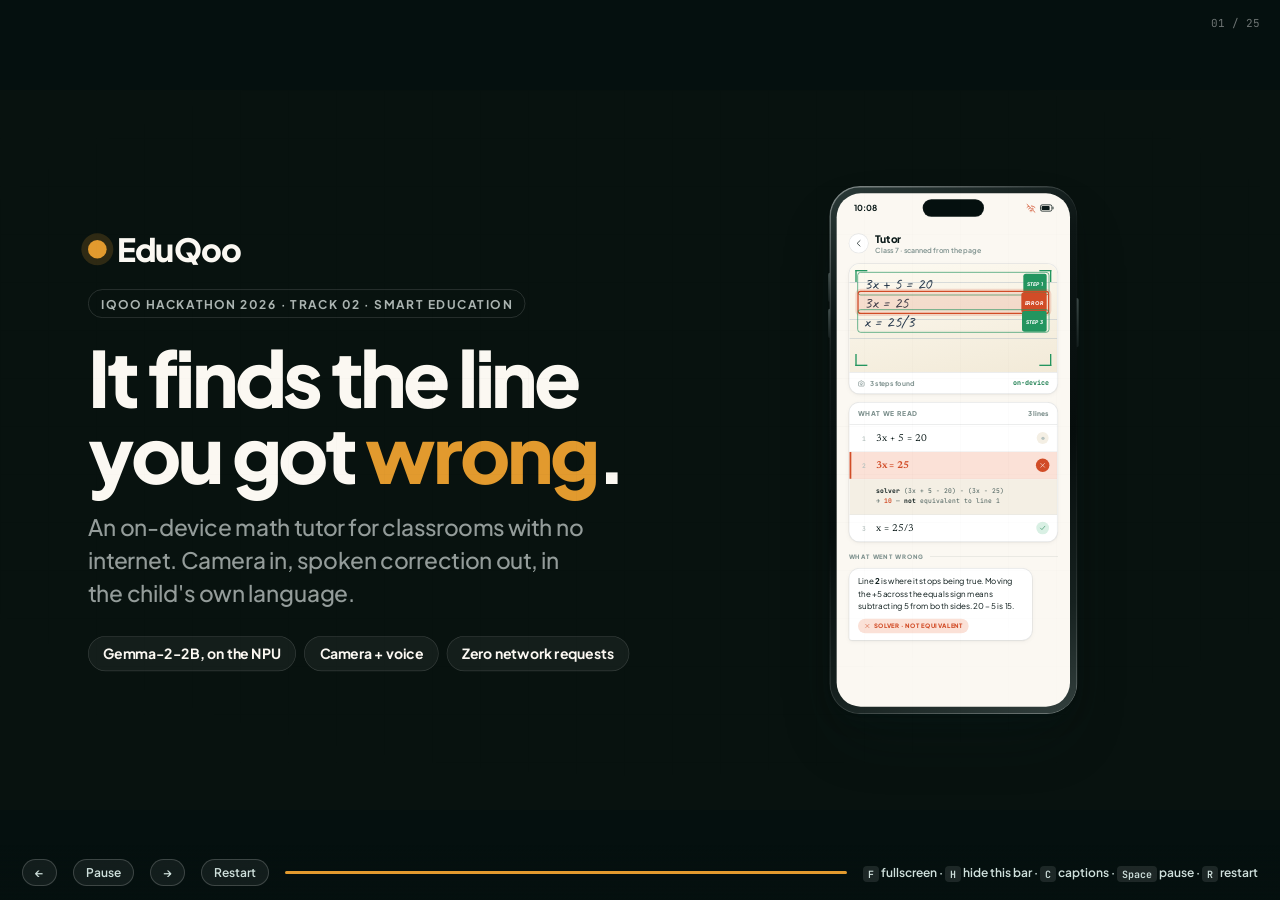
<file: deck/index.html>
<!doctype html>
<html lang="en" data-theme="light">
<head>
<meta charset="utf-8">
<meta name="viewport" content="width=device-width, initial-scale=1">
<title>EduQoo — launch keynote</title>
<meta name="description" content="The EduQoo launch keynote: a self-running 1080p deck with morph transitions, built to be screen-recorded.">
<link rel="icon" href="data:image/svg+xml,%3Csvg xmlns='http://www.w3.org/2000/svg' viewBox='0 0 32 32'%3E%3Crect width='32' height='32' rx='8' fill='%230B1A19'/%3E%3Ccircle cx='16' cy='16' r='6' fill='%23E29A2E'/%3E%3C/svg%3E">

<link rel="preconnect" href="https://fonts.googleapis.com">
<link rel="preconnect" href="https://fonts.gstatic.com" crossorigin>
<link href="https://fonts.googleapis.com/css2?family=Plus+Jakarta+Sans:wght@400;500;600;700;800&family=Caveat:wght@500;600;700&family=JetBrains+Mono:wght@400;500;600&family=Newsreader:ital,opsz,wght@0,6..72,400;0,6..72,500;1,6..72,400&display=swap" rel="stylesheet">

<link rel="stylesheet" href="../assets/css/tokens.css?v=29">
<link rel="stylesheet" href="../assets/css/phone.css?v=29">
<link rel="stylesheet" href="../assets/css/doodle.css?v=29">
<link rel="stylesheet" href="deck.css?v=29">
</head>
<body>

<svg width="0" height="0" style="position:absolute" aria-hidden="true"><defs>
  <filter id="ddRough" x="-20%" y="-20%" width="140%" height="140%">
    <feTurbulence type="fractalNoise" baseFrequency="0.010" numOctaves="3" seed="7" result="n"/>
    <feDisplacementMap in="SourceGraphic" in2="n" scale="3.4" xChannelSelector="R" yChannelSelector="G"/>
  </filter>
</defs></svg>

<div class="frame">
  <div class="stage16" data-mood="ink">

    <!-- hand-drawn scenes -->
    <div class="ddstage" id="ddstage" aria-hidden="true"></div>

    <!-- slide text -->
    <div id="slides"></div>

    <!-- the persistent, morphing device -->
    <div class="hero" id="hero">
      <div class="phone">
        <span class="phone__vol phone__vol--up"></span>
        <span class="phone__vol phone__vol--down"></span>
        <span class="phone__btn phone__btn--power"></span>
        <div class="screen">
          <div class="island"></div>
          <div class="statusbar">
            <span>10:08</span>
            <span class="statusbar__r">
              <span style="color:var(--red)"><svg viewBox="0 0 24 24" width="15" height="15" fill="none" stroke="currentColor" stroke-width="1.85" stroke-linecap="round"><path d="M2.5 2.5 21.5 21.5"/><path d="M9.5 17.2a3.6 3.6 0 0 1 5 0"/><path d="M6.2 13.4a8.6 8.6 0 0 1 3.2-2"/><path d="M2.6 9.7a13.4 13.4 0 0 1 3.6-2.4"/><path d="M17.9 13.5a8.6 8.6 0 0 0-2.6-1.8"/><path d="M21.4 9.7a13.4 13.4 0 0 0-8.6-3.5"/><path d="M12 20h.01"/></svg></span>
              <svg class="bat" viewBox="0 0 26 14" fill="none" stroke="currentColor" stroke-width="1.4">
                <rect x="1" y="1.5" width="20" height="11" rx="3"/>
                <rect x="3" y="3.5" width="14" height="7" rx="1.5" fill="currentColor" stroke="none"/>
                <path d="M23 5.5v3" stroke-linecap="round"/>
              </svg>
            </span>
          </div>
          <div class="app"><div class="viewport" id="heroScreen"></div></div>
        </div>
      </div>
    </div>

    <!-- burn-in captions, matched to the VO -->
    <div class="cc" id="cc"></div>
  </div>
</div>

<div class="counter" id="counter">01 / 21</div>

<div class="hud">
  <button class="hud__btn" data-k="prev">←</button>
  <button class="hud__btn" data-k="pp" id="pp">Pause</button>
  <button class="hud__btn" data-k="next">→</button>
  <button class="hud__btn" data-k="restart">Restart</button>
  <div class="hud__bar"><i id="bar"></i></div>
  <span><kbd>F</kbd> fullscreen · <kbd>H</kbd> hide this bar · <kbd>C</kbd> captions · <kbd>Space</kbd> pause · <kbd>R</kbd> restart</span>
</div>

<script src="../assets/js/data.js?v=29"></script>
<script src="../assets/js/qr.js?v=29"></script>
<script src="../assets/js/icons.js?v=29"></script>
<script src="../assets/js/doodles.js?v=29"></script>
<script src="deck.js?v=29"></script>
</body>
</html>
</file>
<file: assets/css/tokens.css>
/* ============================================================
   EduQoo — design tokens
   Light  = notebook paper (warm cream, ink doodles)
   Dark   = blackboard    (deep slate, chalk doodles)
   ============================================================ */

:root {
  /* ---- surfaces ---- */
  --paper:        #FBF8F2;
  --paper-2:      #F4EFE4;
  --paper-3:      #EAE2D2;
  --card:         #FFFFFF;
  --card-2:       #FCFAF6;

  /* ---- ink ---- */
  --ink:          #0B1A19;
  --ink-80:       #223634;
  --ink-60:       #4A5F5C;
  --ink-40:       #7E918E;
  --ink-20:       #B7C3C0;
  --hairline:     rgba(11,26,25,.10);
  --hairline-2:   rgba(11,26,25,.06);

  /* ---- doodle stroke ---- */
  --stroke:       #162422;
  --stroke-soft:  rgba(22,36,34,.42);
  --stroke-ghost: rgba(22,36,34,.16);

  /* ---- accents ---- */
  --amber:        #E29A2E;
  --amber-2:      #C77F17;
  --amber-soft:   #FCEBCB;
  --green:        #23955F;
  --green-2:      #157A4A;
  --green-soft:   #D9F0E4;
  --red:          #D14C27;
  --red-soft:     #FBE1D7;
  --violet:       #5C4EC2;
  --violet-soft:  #E6E3F8;
  --blue:         #2C6BB0;
  --blue-soft:    #DCEAF8;

  /* ---- device ---- */
  --bezel:        #0A1413;
  --bezel-2:      #1E2E2C;
  --screen:       #FBF8F2;

  /* ---- type ---- */
  --font-ui:      "Plus Jakarta Sans", ui-sans-serif, system-ui, -apple-system, "Segoe UI", sans-serif;
  --font-hand:    "Caveat", "Comic Sans MS", cursive;
  --font-mono:    "JetBrains Mono", ui-monospace, "SF Mono", Menlo, monospace;
  --font-math:    "Newsreader", Georgia, "Times New Roman", serif;

  /* ---- geometry ---- */
  --r-sm:  8px;
  --r-md:  14px;
  --r-lg:  22px;
  --r-xl:  32px;
  --r-phone: 46px;

  /* ---- elevation ---- */
  --sh-1: 0 1px 2px rgba(11,26,25,.05), 0 2px 8px rgba(11,26,25,.04);
  --sh-2: 0 2px 6px rgba(11,26,25,.06), 0 10px 28px rgba(11,26,25,.07);
  --sh-3: 0 4px 12px rgba(11,26,25,.08), 0 24px 60px rgba(11,26,25,.10);
  --sh-phone:
      0 2px 4px rgba(11,26,25,.10),
      0 12px 28px rgba(11,26,25,.14),
      0 48px 90px -20px rgba(11,26,25,.30),
      0 0 0 1px rgba(11,26,25,.06);

  /* ---- motion ---- */
  --ease:      cubic-bezier(.22,.68,.32,1);
  --ease-out:  cubic-bezier(.16,1,.3,1);
  --ease-soft: cubic-bezier(.4,0,.2,1);
  --dur-1: 160ms;
  --dur-2: 280ms;
  --dur-3: 460ms;
  --dur-4: 720ms;
}

/* ---------- blackboard ---------- */
:root[data-theme="dark"] {
  --paper:        #0A1211;
  --paper-2:      #101B1A;
  --paper-3:      #182726;
  --card:         #131F1E;
  --card-2:       #172524;

  --ink:          #EAF2F0;
  --ink-80:       #C3D3D0;
  --ink-60:       #93A6A3;
  --ink-40:       #6A7C79;
  --ink-20:       #3A4A48;
  --hairline:     rgba(234,242,240,.12);
  --hairline-2:   rgba(234,242,240,.07);

  --stroke:       #D6E6E2;
  --stroke-soft:  rgba(214,230,226,.44);
  --stroke-ghost: rgba(214,230,226,.16);

  --amber:        #F2B65A;
  --amber-2:      #FFCC7A;
  --amber-soft:   rgba(242,182,90,.16);
  --green:        #43C489;
  --green-2:      #63D8A2;
  --green-soft:   rgba(67,196,137,.16);
  --red:          #F0714A;
  --red-soft:     rgba(240,113,74,.16);
  --violet:       #9084F0;
  --violet-soft:  rgba(144,132,240,.16);
  --blue:         #62A3E6;
  --blue-soft:    rgba(98,163,230,.16);

  --bezel:        #05100F;
  --bezel-2:      #162422;
  --screen:       #0D1817;

  --sh-1: 0 1px 2px rgba(0,0,0,.30), 0 2px 8px rgba(0,0,0,.24);
  --sh-2: 0 2px 6px rgba(0,0,0,.34), 0 10px 28px rgba(0,0,0,.30);
  --sh-3: 0 4px 12px rgba(0,0,0,.40), 0 24px 60px rgba(0,0,0,.44);
  --sh-phone:
      0 2px 4px rgba(0,0,0,.5),
      0 12px 28px rgba(0,0,0,.5),
      0 48px 100px -20px rgba(0,0,0,.7),
      0 0 0 1px rgba(234,242,240,.08),
      0 0 90px -30px rgba(67,196,137,.28);
}
</file>
<file: assets/css/phone.css>
/* ============================================================
   EduQoo — device frame + in-app UI
   Everything inside .phone is "the app".
   ============================================================ */

/* ------------------------------------------------------------
   1. Hardware
   ------------------------------------------------------------ */
.phone {
  --w: 372px;
  position: relative;
  width: min(var(--w), 100%);
  /* aspect-ratio, not a height calc: a percentage inside a custom
     property would resolve against height and collapse the device. */
  aspect-ratio: 372 / 792;
  height: auto;
  flex: none;
  border-radius: var(--r-phone);
  padding: 11px;
  background:
    linear-gradient(158deg, #2b3a38 0%, #0d1615 22%, #060d0c 55%, #16211f 82%, #33403e 100%);
  box-shadow: var(--sh-phone);
  isolation: isolate;
  transform: translateZ(0);
}

/* titanium rim highlight */
.phone::before {
  content: "";
  position: absolute; inset: 0;
  border-radius: inherit;
  padding: 1.5px;
  background: linear-gradient(150deg,
      rgba(255,255,255,.42), rgba(255,255,255,.04) 26%,
      rgba(255,255,255,0) 52%, rgba(255,255,255,.10) 76%, rgba(255,255,255,.34));
  -webkit-mask: linear-gradient(#000 0 0) content-box, linear-gradient(#000 0 0);
  -webkit-mask-composite: xor;
          mask-composite: exclude;
  pointer-events: none; z-index: 4;
}

/* side buttons */
.phone__btn {
  position: absolute; right: -2px;
  width: 3px; border-radius: 0 3px 3px 0;
  background: linear-gradient(180deg, #3a4745, #131d1c);
}
.phone__btn--power { top: 168px; height: 74px; }
.phone__vol {
  position: absolute; left: -2px;
  width: 3px; border-radius: 3px 0 0 3px;
  background: linear-gradient(180deg, #3a4745, #131d1c);
}
.phone__vol--up   { top: 130px; height: 44px; }
.phone__vol--down { top: 184px; height: 44px; }

/* screen */
.screen {
  position: relative;
  width: 100%; height: 100%;
  border-radius: 36px;
  overflow: hidden;
  background: var(--screen);
  display: flex; flex-direction: column;
  isolation: isolate;
  color: var(--ink);
}

/* dynamic island */
.island {
  position: absolute; top: 9px; left: 50%; transform: translateX(-50%);
  width: 92px; height: 26px; border-radius: 999px;
  background: #05100f; z-index: 30;
  box-shadow: inset 0 0 0 1px rgba(255,255,255,.05);
  transition: width var(--dur-3) var(--ease-out), height var(--dur-3) var(--ease-out);
  display: flex; align-items: center; justify-content: center;
  overflow: hidden;
}
.island.is-live {
  width: 212px; height: 32px;
}
.island__txt {
  font-size: 9.5px; font-weight: 700; letter-spacing: .01em;
  color: #7de7b4; white-space: nowrap;
  opacity: 0; transition: opacity var(--dur-2) var(--ease);
  display: flex; align-items: center; gap: 6px;
}
.island.is-live .island__txt { opacity: 1; transition-delay: 120ms; }
.island__txt i {
  width: 5px; height: 5px; border-radius: 50%; background: #38d98a;
  animation: pulse 1.6s var(--ease-soft) infinite;
}
@keyframes pulse { 0%,100% { opacity: 1; transform: scale(1);} 50% { opacity: .35; transform: scale(.7);} }

/* status bar */
.statusbar {
  height: 44px; flex: none;
  display: flex; align-items: center; justify-content: space-between;
  padding: 0 22px 0 26px;
  font-size: 12.5px; font-weight: 700; letter-spacing: -.01em;
  position: relative; z-index: 20;
}
.statusbar__r { display: flex; align-items: center; gap: 5px; }
.statusbar svg { width: 15px; height: 15px; display: block; }
.statusbar .bat { width: 24px; height: 12px; }

/* ------------------------------------------------------------
   2. App chrome
   ------------------------------------------------------------ */
.app {
  flex: 1 1 auto;
  position: relative;
  overflow: hidden;
  display: flex; flex-direction: column;
}

.viewport {
  flex: 1 1 auto;
  position: relative;
  overflow: hidden;
}

/* one screen */
.view {
  position: absolute; inset: 0;
  overflow-y: auto; overflow-x: hidden;
  /* auto, not contain: the phone sits dead centre of the pinned stage, so
     `contain` swallowed the wheel and the page would not scroll on. Once a
     screen reaches its end the scroll chains out to the page again. */
  overscroll-behavior-y: auto;
  overscroll-behavior-x: contain;
  padding: 6px 18px 62px;
  -webkit-overflow-scrolling: touch;
  scrollbar-width: none;
  opacity: 0;
  pointer-events: none;
  transform: translateX(22px) scale(.985);
  transition: opacity var(--dur-2) var(--ease), transform var(--dur-3) var(--ease-out);
}
.view::-webkit-scrollbar { width: 0; height: 0; }
.view.is-active { opacity: 1; pointer-events: auto; transform: none; }
.view.is-back   { transform: translateX(-22px) scale(.985); }

/* screen header (inside app, not status bar) */
.vhead { display: flex; align-items: center; gap: 10px; padding: 4px 0 14px; }
.vhead__back {
  width: 30px; height: 30px; border-radius: 999px; flex: none;
  display: grid; place-items: center; cursor: pointer;
  border: 1px solid var(--hairline); background: var(--card);
  transition: background var(--dur-1) var(--ease), transform var(--dur-1) var(--ease);
}
.vhead__back:hover { background: var(--paper-2); }
.vhead__back:active { transform: scale(.9); }
.vhead__back svg { width: 14px; height: 14px; }
.vhead__t { font-size: 15.5px; font-weight: 800; letter-spacing: -.026em; flex: 1 1 auto; }
.vhead__t small { display: block; font-size: 10.5px; font-weight: 600; color: var(--ink-40); letter-spacing: 0; margin-top: 1px; }

/* ------------------------------------------------------------
   3. Connectivity strip  (the signature control)
   ------------------------------------------------------------ */
.conn {
  display: flex; align-items: center; gap: 10px;
  width: 100%; text-align: left;
  padding: 9px 11px; margin: 0 0 12px;
  border-radius: 14px; cursor: pointer;
  border: 1px solid transparent;
  background: var(--green-soft);
  transition: background var(--dur-3) var(--ease), border-color var(--dur-3) var(--ease);
  position: relative; overflow: hidden;
}
.conn::after {
  content: ""; position: absolute; inset: 0;
  background: radial-gradient(120px 40px at 12% 50%, currentColor, transparent 70%);
  opacity: .08; pointer-events: none;
}
.conn__dot {
  width: 8px; height: 8px; border-radius: 50%; flex: none;
  background: var(--green);
  box-shadow: 0 0 0 0 currentColor;
  animation: ring 2.4s var(--ease-soft) infinite;
}
@keyframes ring {
  0%   { box-shadow: 0 0 0 0 color-mix(in srgb, currentColor 55%, transparent); }
  70%  { box-shadow: 0 0 0 7px transparent; }
  100% { box-shadow: 0 0 0 0 transparent; }
}
.conn__txt { flex: 1 1 auto; min-width: 0; }
.conn__t { font-size: 11.5px; font-weight: 800; letter-spacing: -.008em; display: block; }
.conn__s { font-size: 10px; font-weight: 500; color: var(--ink-60); display: block; margin-top: .5px; }
.conn__cta {
  font-size: 9.5px; font-weight: 700; letter-spacing: .03em;
  color: var(--ink-40); flex: none; display: flex; align-items: center; gap: 3px;
  white-space: nowrap;
}
.conn__cta svg { width: 10px; height: 10px; }

.conn[data-tier="T0"] { background: var(--green-soft);  color: var(--green-2); }
.conn[data-tier="T0"] .conn__dot { background: var(--green); }
.conn[data-tier="T1"] { background: var(--amber-soft);  color: var(--amber-2); }
.conn[data-tier="T1"] .conn__dot { background: var(--amber); }
.conn[data-tier="T2"] { background: var(--blue-soft);   color: var(--blue); }
.conn[data-tier="T2"] .conn__dot { background: var(--blue); }

/* ------------------------------------------------------------
   4. Home
   ------------------------------------------------------------ */
.rolebar {
  display: flex; align-items: center; gap: 8px; margin-bottom: 16px;
}
.seg {
  display: flex; padding: 3px; border-radius: 999px;
  background: var(--paper-2); border: 1px solid var(--hairline);
  position: relative; flex: 1 1 auto;
}
.seg__i {
  flex: 1 1 0; padding: 6px 0; border: 0; background: transparent;
  border-radius: 999px; cursor: pointer;
  font-size: 11.5px; font-weight: 700; letter-spacing: -.01em;
  color: var(--ink-40); position: relative; z-index: 1;
  transition: color var(--dur-2) var(--ease);
}
.seg__i.is-on { color: var(--ink); }
.seg__thumb {
  position: absolute; top: 3px; bottom: 3px; left: 3px;
  width: calc(50% - 3px); border-radius: 999px;
  background: var(--card); box-shadow: var(--sh-1);
  transition: transform var(--dur-3) var(--ease-out);
}
.seg[data-on="teacher"] .seg__thumb { transform: translateX(100%); }

.greet { margin-bottom: 16px; }
.greet h2 { font-size: 25px; letter-spacing: -.038em; font-weight: 800; }
.greet p { font-size: 11.5px; color: var(--ink-40); margin-top: 3px; font-weight: 600; }

.tiles { display: grid; grid-template-columns: 1fr 1fr; gap: 10px; }
.tile {
  text-align: left; cursor: pointer;
  border: 1px solid var(--hairline); border-radius: 18px;
  background: var(--card); padding: 14px;
  display: flex; flex-direction: column; gap: 8px;
  box-shadow: var(--sh-1);
  transition: transform var(--dur-2) var(--ease-out), box-shadow var(--dur-2) var(--ease), border-color var(--dur-2) var(--ease);
}
.tile:hover { transform: translateY(-2px); box-shadow: var(--sh-2); border-color: var(--ink-20); }
.tile:active { transform: scale(.975); }
.tile__ico { width: 32px; height: 32px; border-radius: 10px; display: grid; place-items: center; }
.tile__ico svg { width: 16px; height: 16px; }
.tile b { font-size: 13px; font-weight: 800; letter-spacing: -.022em; display: block; }
.tile small { font-size: 10.5px; line-height: 1.4; color: var(--ink-40); font-weight: 500; }
.tile__badge {
  align-self: flex-start; margin-top: 2px;
  font-size: 8.5px; font-weight: 800; letter-spacing: .07em; text-transform: uppercase;
  padding: 2.5px 6px; border-radius: 5px;
  background: var(--paper-2); color: var(--ink-40);
}

.claim {
  margin-top: 14px; padding: 14px 15px; border-radius: 16px;
  background: var(--ink); color: var(--paper);
  font-size: 11.5px; line-height: 1.5;
}
.claim b { color: var(--amber); font-weight: 800; }
:root[data-theme="dark"] .claim { background: var(--paper-3); }

/* ------------------------------------------------------------
   5. Tab bar
   ------------------------------------------------------------ */
.tabbar {
  flex: none; position: relative; z-index: 15;
  display: flex; align-items: center; justify-content: space-around;
  padding: 8px 10px 6px;
  background: color-mix(in srgb, var(--screen) 88%, transparent);
  backdrop-filter: blur(18px) saturate(180%);
  -webkit-backdrop-filter: blur(18px) saturate(180%);
  border-top: 1px solid var(--hairline);
}
.tab {
  border: 0; background: transparent; cursor: pointer;
  display: flex; flex-direction: column; align-items: center; gap: 3px;
  padding: 4px 8px; border-radius: 12px;
  color: var(--ink-40);
  transition: color var(--dur-2) var(--ease), transform var(--dur-1) var(--ease);
  flex: 1 1 0;
}
.tab:active { transform: scale(.9); }
.tab svg { width: 19px; height: 19px; }
.tab span { font-size: 8.5px; font-weight: 700; letter-spacing: -.005em; }
.tab.is-on { color: var(--ink); }
.tab.is-on svg { stroke-width: 2.2; }
.homebar {
  flex: none; height: 20px; display: grid; place-items: center;
  background: color-mix(in srgb, var(--screen) 88%, transparent);
}
.homebar i { width: 108px; height: 4px; border-radius: 999px; background: var(--ink); opacity: .30; display: block; }

/* ------------------------------------------------------------
   6. Chat / answers  (Tutor + Notebook)
   ------------------------------------------------------------ */
.thread { display: flex; flex-direction: column; gap: 12px; }

.bub {
  max-width: 88%;
  padding: 10px 13px; border-radius: 16px;
  font-size: 12px; line-height: 1.55;
  animation: bubIn .42s var(--ease-out) both;
}
@keyframes bubIn { from { opacity: 0; transform: translateY(9px) scale(.97);} to { opacity: 1; transform: none; } }
.bub--me {
  align-self: flex-end; background: var(--ink); color: var(--paper);
  border-bottom-right-radius: 5px;
}
:root[data-theme="dark"] .bub--me { background: var(--paper-3); }
.bub--ai {
  align-self: flex-start; background: var(--card); color: var(--ink);
  border: 1px solid var(--hairline); border-bottom-left-radius: 5px;
  box-shadow: var(--sh-1);
}
.bub--sys {
  align-self: center; background: transparent; color: var(--ink-40);
  font-size: 10px; font-weight: 700; letter-spacing: .04em; text-transform: uppercase;
  padding: 2px 0;
}

/* "thinking" state */
.think {
  align-self: flex-start;
  display: flex; align-items: center; gap: 8px;
  padding: 9px 13px; border-radius: 16px; border-bottom-left-radius: 5px;
  background: var(--card); border: 1px solid var(--hairline);
  font-size: 10.5px; font-weight: 600; color: var(--ink-40);
  animation: bubIn .3s var(--ease-out) both;
}
.think__dots { display: flex; gap: 3px; }
.think__dots i {
  width: 4px; height: 4px; border-radius: 50%; background: var(--ink-40);
  animation: blink 1.15s var(--ease-soft) infinite;
}
.think__dots i:nth-child(2) { animation-delay: .15s; }
.think__dots i:nth-child(3) { animation-delay: .3s; }
@keyframes blink { 0%,60%,100% { opacity: .25; transform: translateY(0);} 30% { opacity: 1; transform: translateY(-2px);} }

/* citation chip */
.cite {
  display: inline-flex; align-items: center; gap: 5px;
  margin-top: 8px; padding: 4px 8px; border-radius: 7px;
  background: var(--violet-soft); color: var(--violet);
  font-size: 9.5px; font-weight: 800; letter-spacing: .01em;
  cursor: pointer; border: 0;
  transition: transform var(--dur-1) var(--ease), filter var(--dur-1) var(--ease);
}
.cite:hover { filter: brightness(.96); }
.cite:active { transform: scale(.95); }
.cite svg { width: 10px; height: 10px; }

.source {
  margin-top: 8px; padding: 10px 12px; border-radius: 11px;
  background: var(--paper-2); border-left: 3px solid var(--violet);
  font-size: 10.5px; line-height: 1.6; color: var(--ink-60);
  animation: bubIn .34s var(--ease-out) both;
}
.source b { color: var(--ink); }
.source em { font-style: normal; background: var(--amber-soft); color: var(--amber-2); padding: 0 3px; border-radius: 3px; }

/* verdict pill under an answer */
.verdict {
  display: inline-flex; align-items: center; gap: 5px;
  margin-top: 9px; padding: 4px 9px; border-radius: 999px;
  font-size: 9px; font-weight: 800; letter-spacing: .05em; text-transform: uppercase;
}
.verdict svg { width: 10px; height: 10px; }
.verdict--ok   { background: var(--green-soft); color: var(--green-2); }
.verdict--warn { background: var(--amber-soft); color: var(--amber-2); }
.verdict--no   { background: var(--red-soft);   color: var(--red); }

/* composer */
.composer {
  display: flex; align-items: center; gap: 8px;
  margin-top: 14px; padding: 6px 6px 6px 14px;
  border-radius: 999px; background: var(--card);
  border: 1px solid var(--hairline); box-shadow: var(--sh-1);
}
.composer input {
  flex: 1 1 auto; min-width: 0; border: 0; background: transparent; outline: none;
  font-family: inherit; font-size: 12px; color: var(--ink); padding: 6px 0;
}
.composer input::placeholder { color: var(--ink-40); }
.composer__send {
  width: 30px; height: 30px; flex: none; border-radius: 999px; border: 0;
  background: var(--ink); color: var(--paper); cursor: pointer;
  display: grid; place-items: center;
  transition: transform var(--dur-1) var(--ease), opacity var(--dur-1) var(--ease);
}
.composer__send:active { transform: scale(.9); }
.composer__send:disabled { opacity: .35; cursor: default; }
.composer__send svg { width: 14px; height: 14px; }

/* suggestion chips */
.chips { display: flex; flex-wrap: wrap; gap: 6px; margin-top: 10px; }
.chip {
  padding: 6px 11px; border-radius: 999px; cursor: pointer;
  border: 1px solid var(--hairline); background: var(--card);
  font-size: 10.5px; font-weight: 600; color: var(--ink-60);
  transition: background var(--dur-1) var(--ease), color var(--dur-1) var(--ease), transform var(--dur-1) var(--ease);
}
.chip:hover { background: var(--paper-2); color: var(--ink); }
.chip:active { transform: scale(.95); }
.chip--hot { border-color: var(--amber); color: var(--amber-2); background: var(--amber-soft); }

/* ------------------------------------------------------------
   7. StepTutor — worked lines + CAS check
   ------------------------------------------------------------ */
.work {
  border: 1px solid var(--hairline); border-radius: 16px;
  background: var(--card); overflow: hidden; box-shadow: var(--sh-1);
}
.work__h {
  display: flex; align-items: center; justify-content: space-between;
  padding: 10px 13px; border-bottom: 1px solid var(--hairline);
  font-size: 10px; font-weight: 800; letter-spacing: .1em; text-transform: uppercase; color: var(--ink-40);
}
.work__h .mono { text-transform: none; letter-spacing: 0; }

.line {
  display: flex; align-items: center; gap: 10px;
  padding: 11px 13px;
  border-bottom: 1px solid var(--hairline-2);
  position: relative;
  transition: background var(--dur-3) var(--ease);
}
.line:last-child { border-bottom: 0; }
.line__n {
  width: 17px; flex: none; text-align: center;
  font-family: var(--font-mono); font-size: 9.5px; color: var(--ink-20); font-weight: 600;
}
.line__x {
  flex: 1 1 auto; min-width: 0;
  font-family: var(--font-math); font-size: 15px; letter-spacing: .004em;
  color: var(--ink);
}
.line__s {
  width: 18px; height: 18px; flex: none; border-radius: 50%;
  display: grid; place-items: center;
  background: var(--paper-2); color: var(--ink-20);
  transition: background var(--dur-2) var(--ease), color var(--dur-2) var(--ease), transform var(--dur-2) var(--ease-out);
}
.line__s svg { width: 10px; height: 10px; }

.line.is-checking { background: var(--paper-2); }
.line.is-checking .line__s { background: var(--blue-soft); color: var(--blue); }
.line.is-checking .line__s svg { animation: spin .8s linear infinite; }
@keyframes spin { to { transform: rotate(360deg); } }

.line.is-ok .line__s { background: var(--green-soft); color: var(--green-2); transform: scale(1.06); }
.line.is-bad {
  background: var(--red-soft);
  box-shadow: inset 3px 0 0 var(--red);
}
.line.is-bad .line__s { background: var(--red); color: #fff; transform: scale(1.12); }
.line.is-bad .line__x { color: var(--red); font-weight: 600; }

/* the CAS receipt under a line */
.casrow {
  padding: 9px 13px 11px 40px;
  background: var(--paper-2);
  border-bottom: 1px solid var(--hairline-2);
  font-family: var(--font-mono); font-size: 9.5px; line-height: 1.7; color: var(--ink-60);
  animation: slideDown .38s var(--ease-out) both;
}
@keyframes slideDown { from { opacity: 0; transform: translateY(-6px);} to { opacity: 1; transform: none; } }
.casrow b { color: var(--ink); font-weight: 700; }
.casrow .no { color: var(--red); font-weight: 700; }
.casrow .yes { color: var(--green-2); font-weight: 700; }

/* math keyboard */
.mathkb {
  margin-top: 12px; padding: 9px; border-radius: 16px;
  background: var(--paper-2); border: 1px solid var(--hairline);
}
.mathkb__row { display: grid; grid-template-columns: repeat(7, 1fr); gap: 5px; }
.mathkb__row + .mathkb__row { margin-top: 5px; }
.key {
  height: 30px; border-radius: 8px; cursor: pointer;
  border: 1px solid var(--hairline); background: var(--card);
  font-family: var(--font-math); font-size: 14px; color: var(--ink);
  display: grid; place-items: center;
  box-shadow: 0 1px 0 var(--hairline);
  transition: transform var(--dur-1) var(--ease), background var(--dur-1) var(--ease);
}
.key:hover { background: var(--paper-3); }
.key:active { transform: translateY(1px) scale(.96); }
.key--wide { grid-column: span 2; font-family: var(--font-ui); font-size: 10.5px; font-weight: 700; }
.key--go { background: var(--ink); color: var(--paper); border-color: var(--ink); }
.key--fn { font-family: var(--font-ui); font-size: 10px; font-weight: 700; color: var(--ink-60); }

.mathfield {
  min-height: 44px; padding: 12px 13px; border-radius: 13px;
  border: 1px solid var(--ink-20); background: var(--card);
  font-family: var(--font-math); font-size: 16px; color: var(--ink);
  display: flex; align-items: center; gap: 1px;
  box-shadow: var(--sh-1);
}
.mathfield__caret {
  width: 1.5px; height: 19px; background: var(--amber); display: inline-block;
  animation: caret 1.05s steps(1) infinite;
}
@keyframes caret { 0%,50% { opacity: 1; } 51%,100% { opacity: 0; } }
.mathfield__ph { color: var(--ink-20); font-family: var(--font-ui); font-size: 12px; }

/* narrated animation player */
.player {
  border-radius: 18px; overflow: hidden;
  border: 1px solid var(--hairline); background: var(--card); box-shadow: var(--sh-1);
}
.player__stage {
  position: relative; height: 168px;
  background: linear-gradient(170deg, var(--paper-2), var(--paper-3));
  display: grid; place-items: center; padding: 16px; text-align: center;
  overflow: hidden;
}
.player__expr {
  font-family: var(--font-math); font-size: 21px; line-height: 1.5; color: var(--ink);
  animation: stepIn .5s var(--ease-out) both;
}
@keyframes stepIn { from { opacity: 0; transform: translateY(14px) scale(.94); filter: blur(3px);} to { opacity: 1; transform: none; filter: none; } }
.player__expr mark {
  background: var(--amber-soft); color: var(--amber-2);
  padding: 1px 4px; border-radius: 5px;
  box-shadow: 0 0 0 1px color-mix(in srgb, var(--amber) 40%, transparent);
}
.player__ghost {
  position: absolute; top: 16px; left: 0; right: 0;
  font-family: var(--font-math); font-size: 13px; color: var(--ink-20);
  animation: bubIn .4s var(--ease-out) both;
}
.player__cc {
  position: absolute; left: 12px; right: 12px; bottom: 12px;
  padding: 7px 10px; border-radius: 9px;
  background: color-mix(in srgb, var(--ink) 88%, transparent); color: var(--paper);
  font-size: 10px; line-height: 1.45; text-align: left;
  animation: bubIn .34s var(--ease-out) both;
}
.player__cc b { color: var(--amber); }
.player__bar { display: flex; gap: 3px; padding: 9px 12px; }
.player__bar i {
  flex: 1 1 0; height: 3px; border-radius: 999px; background: var(--paper-3);
  overflow: hidden; position: relative;
}
.player__bar i.is-done { background: var(--ink-20); }
.player__bar i.is-now::after {
  content: ""; position: absolute; inset: 0; background: var(--amber);
  transform-origin: left; animation: fill var(--stepms, 3200ms) linear both;
}
@keyframes fill { from { transform: scaleX(0);} to { transform: scaleX(1);} }
.player__ctl {
  display: flex; align-items: center; gap: 8px;
  padding: 4px 12px 12px;
  font-size: 10px; font-weight: 700; color: var(--ink-40);
}
.player__ctl .spacer { flex: 1 1 auto; }
.player__pp {
  width: 30px; height: 30px; border-radius: 999px; border: 0; cursor: pointer;
  background: var(--ink); color: var(--paper); display: grid; place-items: center;
}
.player__pp:active { transform: scale(.92); }
.player__pp svg { width: 12px; height: 12px; }

/* speaker waveform */
.wave { display: flex; align-items: center; gap: 2px; height: 14px; }
.wave i {
  width: 2px; border-radius: 999px; background: currentColor; opacity: .8;
  animation: wv .9s var(--ease-soft) infinite;
}
.wave i:nth-child(1){ height: 5px;  animation-delay: 0s;    }
.wave i:nth-child(2){ height: 10px; animation-delay: .08s;  }
.wave i:nth-child(3){ height: 14px; animation-delay: .16s;  }
.wave i:nth-child(4){ height: 8px;  animation-delay: .24s;  }
.wave i:nth-child(5){ height: 12px; animation-delay: .32s;  }
.wave i:nth-child(6){ height: 6px;  animation-delay: .4s;   }
@keyframes wv { 0%,100% { transform: scaleY(.35);} 50% { transform: scaleY(1);} }
.wave.is-off i { animation: none; transform: scaleY(.3); }

/* language picker */
.langs { display: flex; gap: 5px; }
.lang {
  padding: 5px 10px; border-radius: 999px; cursor: pointer;
  border: 1px solid var(--hairline); background: var(--card);
  font-size: 10px; font-weight: 700; color: var(--ink-40);
  transition: all var(--dur-1) var(--ease);
}
.lang.is-on { background: var(--ink); color: var(--paper); border-color: var(--ink); }

/* ------------------------------------------------------------
   8. Notebook (StudyDesk)
   ------------------------------------------------------------ */
.srcs { display: flex; flex-direction: column; gap: 8px; }
.src {
  display: flex; align-items: center; gap: 11px; cursor: pointer; text-align: left;
  padding: 11px 12px; border-radius: 14px;
  border: 1px solid var(--hairline); background: var(--card);
  transition: border-color var(--dur-2) var(--ease), transform var(--dur-1) var(--ease), box-shadow var(--dur-2) var(--ease);
}
.src:hover { border-color: var(--ink-20); box-shadow: var(--sh-1); }
.src:active { transform: scale(.985); }
.src.is-on { border-color: var(--violet); box-shadow: 0 0 0 2.5px var(--violet-soft); }
.src__ico {
  width: 32px; height: 38px; flex: none; border-radius: 5px;
  background: var(--paper-2); border: 1px solid var(--hairline);
  display: grid; place-items: center; color: var(--ink-40);
  position: relative; overflow: hidden;
}
.src__ico svg { width: 15px; height: 15px; }
.src__m { flex: 1 1 auto; min-width: 0; }
.src__m b { font-size: 12px; font-weight: 700; display: block; letter-spacing: -.018em; }
.src__m small { font-size: 9.5px; color: var(--ink-40); font-weight: 600; }
.src__ok { color: var(--green-2); flex: none; }
.src__ok svg { width: 15px; height: 15px; }

.ingest {
  margin-top: 10px; padding: 12px; border-radius: 14px;
  background: var(--paper-2); border: 1px dashed var(--stroke-ghost);
}
.ingest__t { font-size: 10px; font-weight: 800; letter-spacing: .07em; text-transform: uppercase; color: var(--ink-40); }
.ingest__steps { margin-top: 9px; display: flex; flex-direction: column; gap: 6px; }
.istep {
  display: flex; align-items: center; gap: 8px;
  font-size: 10.5px; color: var(--ink-40); font-weight: 600;
  opacity: .4; transition: opacity var(--dur-2) var(--ease), color var(--dur-2) var(--ease);
}
.istep.is-on   { opacity: 1; color: var(--ink); }
.istep.is-done { opacity: 1; color: var(--green-2); }
.istep i {
  width: 13px; height: 13px; flex: none; border-radius: 50%;
  border: 1.6px solid currentColor; display: grid; place-items: center;
}
.istep.is-on i { border-style: dashed; animation: spin 1.6s linear infinite; }
.istep .n { margin-left: auto; font-family: var(--font-mono); font-size: 9px; }

.bar {
  height: 4px; border-radius: 999px; background: var(--paper-3);
  overflow: hidden; margin-top: 10px;
}
.bar i { display: block; height: 100%; background: var(--violet); border-radius: 999px; transition: width .3s linear; }

/* ------------------------------------------------------------
   9. Quiz (ClassTest)
   ------------------------------------------------------------ */
.q {
  border: 1px solid var(--hairline); border-radius: 16px;
  background: var(--card); padding: 14px; box-shadow: var(--sh-1);
  animation: bubIn .4s var(--ease-out) both;
}
.q__n { font-size: 9.5px; font-weight: 800; letter-spacing: .1em; text-transform: uppercase; color: var(--ink-40); }
.q__t { font-size: 13px; font-weight: 700; line-height: 1.45; margin-top: 6px; letter-spacing: -.015em; }
.q__opts { display: flex; flex-direction: column; gap: 6px; margin-top: 11px; }
.opt {
  display: flex; align-items: center; gap: 9px; cursor: pointer; text-align: left; width: 100%;
  padding: 9px 11px; border-radius: 11px;
  border: 1px solid var(--hairline); background: var(--card);
  font-size: 11.5px; color: var(--ink); font-weight: 500;
  transition: all var(--dur-2) var(--ease);
}
.opt:hover { border-color: var(--ink-20); background: var(--paper-2); }
.opt:active { transform: scale(.985); }
.opt__k {
  width: 19px; height: 19px; flex: none; border-radius: 6px;
  background: var(--paper-2); color: var(--ink-40);
  display: grid; place-items: center;
  font-family: var(--font-mono); font-size: 9.5px; font-weight: 700;
  transition: all var(--dur-2) var(--ease);
}
.opt.is-right { border-color: var(--green); background: var(--green-soft); }
.opt.is-right .opt__k { background: var(--green); color: #fff; }
.opt.is-wrong { border-color: var(--red); background: var(--red-soft); }
.opt.is-wrong .opt__k { background: var(--red); color: #fff; }
.opt.is-dim { opacity: .45; }

.q__meta {
  display: flex; align-items: center; gap: 7px; margin-top: 11px;
  padding-top: 10px; border-top: 1px dashed var(--stroke-ghost);
  font-size: 9px; font-weight: 700; letter-spacing: .05em; text-transform: uppercase; color: var(--ink-40);
  flex-wrap: wrap;
}
.q__meta .tag { padding: 2.5px 6px; border-radius: 5px; background: var(--paper-2); }

/* teacher review row */
.review {
  border: 1px solid var(--hairline); border-radius: 13px; background: var(--card);
  padding: 11px 12px; display: flex; gap: 10px; align-items: flex-start;
  animation: bubIn .38s var(--ease-out) both;
}
.review__b { flex: 1 1 auto; min-width: 0; }
.review__b b { font-size: 11.5px; font-weight: 700; line-height: 1.4; display: block; letter-spacing: -.014em; }
.review__b small { font-size: 9.5px; color: var(--ink-40); display: block; margin-top: 4px; font-weight: 600; }
.review__acts { display: flex; flex-direction: column; gap: 5px; flex: none; }
.rbtn {
  width: 24px; height: 24px; border-radius: 7px; cursor: pointer;
  border: 1px solid var(--hairline); background: var(--card);
  display: grid; place-items: center; color: var(--ink-40);
  transition: all var(--dur-1) var(--ease);
}
.rbtn svg { width: 12px; height: 12px; }
.rbtn:hover { background: var(--paper-2); color: var(--ink); }
.rbtn--ok.is-on { background: var(--green); border-color: var(--green); color: #fff; }
.rbtn--no.is-on { background: var(--red);   border-color: var(--red);   color: #fff; }
.review.is-killed { opacity: .4; }

/* heatmap */
.heat { display: grid; grid-template-columns: repeat(6, 1fr); gap: 4px; }
.heat i {
  aspect-ratio: 1; border-radius: 5px; background: var(--paper-3);
  transition: background .5s var(--ease), transform .5s var(--ease-out);
  transform: scale(.7); opacity: 0;
}
.heat i.is-in { transform: none; opacity: 1; }
.heat i[data-v="3"] { background: var(--green); }
.heat i[data-v="2"] { background: color-mix(in srgb, var(--green) 55%, var(--paper-3)); }
.heat i[data-v="1"] { background: var(--amber); }
.heat i[data-v="0"] { background: var(--red); }

.legend { display: flex; align-items: center; gap: 10px; margin-top: 9px; font-size: 9px; font-weight: 700; color: var(--ink-40); }
.legend span { display: flex; align-items: center; gap: 4px; }
.legend b { width: 8px; height: 8px; border-radius: 2.5px; display: block; }

/* stat strip */
.stats3 { display: grid; grid-template-columns: repeat(3, 1fr); gap: 8px; }
.st {
  border: 1px solid var(--hairline); border-radius: 12px; background: var(--card);
  padding: 10px; text-align: center;
}
.st b { display: block; font-size: 18px; font-weight: 800; letter-spacing: -.04em; }
.st small { font-size: 8.5px; font-weight: 700; letter-spacing: .06em; text-transform: uppercase; color: var(--ink-40); }

/* ------------------------------------------------------------
   10. Classroom (ClassDrop)
   ------------------------------------------------------------ */
.qr {
  display: grid; place-items: center; gap: 10px;
  padding: 18px; border-radius: 18px;
  background: var(--card); border: 1px solid var(--hairline); box-shadow: var(--sh-1);
}
.qr__code {
  width: 132px; height: 132px; border-radius: 12px;
  background: var(--paper); padding: 8px;
  box-shadow: inset 0 0 0 1px var(--hairline);
}
.qr__code svg { width: 100%; height: 100%; display: block; }
.qr__ssid { text-align: center; }
.qr__ssid b { font-family: var(--font-mono); font-size: 11px; letter-spacing: -.01em; display: block; }
.qr__ssid small { font-size: 9.5px; color: var(--ink-40); font-weight: 600; }

/* radiating hotspot */
.beacon { position: relative; width: 54px; height: 54px; display: grid; place-items: center; margin-inline: auto; }
.beacon i {
  position: absolute; inset: 0; border-radius: 50%;
  border: 1.5px solid var(--green); opacity: 0;
  animation: beacon 2.6s var(--ease-out) infinite;
}
.beacon i:nth-child(2) { animation-delay: .85s; }
.beacon i:nth-child(3) { animation-delay: 1.7s; }
@keyframes beacon { 0% { transform: scale(.4); opacity: .75; } 100% { transform: scale(1.5); opacity: 0; } }
.beacon__c {
  width: 26px; height: 26px; border-radius: 50%;
  background: var(--green); color: #fff; display: grid; place-items: center; z-index: 1;
}
.beacon__c svg { width: 13px; height: 13px; }

/* roster */
.roster { display: flex; flex-direction: column; gap: 5px; }
.stu {
  display: flex; align-items: center; gap: 9px;
  padding: 8px 10px; border-radius: 11px;
  background: var(--card); border: 1px solid var(--hairline);
  font-size: 11px;
  animation: joinIn .42s var(--ease-out) both;
}
@keyframes joinIn { from { opacity: 0; transform: translateX(-10px) scale(.97);} to { opacity: 1; transform: none; } }
.stu__av {
  width: 22px; height: 22px; border-radius: 50%; flex: none;
  display: grid; place-items: center;
  font-size: 9px; font-weight: 800; color: #fff;
}
.stu b { flex: 1 1 auto; font-weight: 600; letter-spacing: -.01em; }
.stu__dev { font-size: 8.5px; color: var(--ink-40); font-weight: 600; font-family: var(--font-mono); }
.stu__r { flex: none; color: var(--green-2); }
.stu__r svg { width: 13px; height: 13px; }
.stu__r.is-pending { color: var(--ink-20); }

/* capture -> notes */
.capture {
  border-radius: 16px; overflow: hidden; border: 1px solid var(--hairline);
  background: var(--card); box-shadow: var(--sh-1);
}
.capture__frame {
  position: relative; height: 128px;
  background:
    repeating-linear-gradient(0deg, rgba(255,255,255,.05) 0 1px, transparent 1px 12px),
    linear-gradient(160deg, #1c3a34, #0d1f1c);
  display: grid; place-items: center; color: #cfe8df;
  font-family: var(--font-math); font-size: 15px; text-align: center; padding: 14px;
  overflow: hidden;
}
.capture__frame::after {
  content: ""; position: absolute; left: 0; right: 0; height: 2px;
  background: linear-gradient(90deg, transparent, var(--green), transparent);
  animation: scan 2.2s var(--ease-soft) infinite;
}
@keyframes scan { 0% { top: 4%; opacity: 0;} 12% { opacity: 1;} 88% { opacity: 1;} 100% { top: 96%; opacity: 0;} }
.capture__corners i {
  position: absolute; width: 16px; height: 16px; border: 2px solid var(--green);
}
.capture__corners i:nth-child(1) { top: 10px; left: 10px; border-right: 0; border-bottom: 0; }
.capture__corners i:nth-child(2) { top: 10px; right: 10px; border-left: 0; border-bottom: 0; }
.capture__corners i:nth-child(3) { bottom: 10px; left: 10px; border-right: 0; border-top: 0; }
.capture__corners i:nth-child(4) { bottom: 10px; right: 10px; border-left: 0; border-top: 0; }

/* ------------------------------------------------------------
   11. EduQoo Core trace inspector (bottom sheet)
   ------------------------------------------------------------ */
.sheet {
  position: absolute; left: 0; right: 0; bottom: 0; z-index: 40;
  max-height: 78%;
  background: var(--card);
  border-radius: 26px 26px 0 0;
  border-top: 1px solid var(--hairline);
  box-shadow: 0 -14px 40px rgba(11,26,25,.16);
  transform: translateY(101%);
  transition: transform var(--dur-4) var(--ease-out);
  display: flex; flex-direction: column;
}
.sheet.is-up { transform: none; }
.sheet__grab { padding: 9px 0 4px; display: grid; place-items: center; flex: none; cursor: grab; }
.sheet__grab i { width: 36px; height: 4px; border-radius: 999px; background: var(--ink-20); display: block; }
.sheet__h {
  display: flex; align-items: center; gap: 9px; padding: 4px 18px 12px; flex: none;
  border-bottom: 1px solid var(--hairline);
}
.sheet__h b { font-size: 13px; font-weight: 800; letter-spacing: -.024em; flex: 1 1 auto; }
.sheet__h b small { display: block; font-size: 9.5px; font-weight: 600; color: var(--ink-40); letter-spacing: 0; }
.sheet__body { overflow-y: auto; padding: 14px 18px 22px; scrollbar-width: none; }
.sheet__body::-webkit-scrollbar { width: 0; }

.scrim {
  position: absolute; inset: 0; z-index: 35;
  background: rgba(11,26,25,.34);
  opacity: 0; pointer-events: none;
  transition: opacity var(--dur-3) var(--ease);
  backdrop-filter: blur(1.5px);
}
.scrim.is-on { opacity: 1; pointer-events: auto; }

/* two-pass diagram */
.pass {
  display: flex; align-items: stretch; gap: 8px; margin-bottom: 14px;
}
.pass__c {
  flex: 1 1 0; padding: 10px; border-radius: 12px;
  border: 1px solid var(--hairline); background: var(--paper-2);
}
.pass__c b { font-size: 9.5px; font-weight: 800; letter-spacing: .07em; text-transform: uppercase; display: block; }
.pass__c small { font-size: 9.5px; color: var(--ink-40); line-height: 1.45; display: block; margin-top: 3px; font-weight: 500; }
.pass__c--1 { border-color: var(--blue);   box-shadow: 0 0 0 2px var(--blue-soft); }
.pass__c--1 b { color: var(--blue); }
.pass__c--2 { border-color: var(--violet); box-shadow: 0 0 0 2px var(--violet-soft); }
.pass__c--2 b { color: var(--violet); }
.pass__ar { align-self: center; color: var(--ink-20); flex: none; }
.pass__ar svg { width: 14px; height: 14px; }

/* tool call log */
.tools { display: flex; flex-direction: column; gap: 6px; }
.tcall {
  display: flex; align-items: center; gap: 8px;
  padding: 8px 10px; border-radius: 10px;
  background: var(--paper-2); border: 1px solid var(--hairline);
  font-family: var(--font-mono); font-size: 9.5px;
  animation: bubIn .34s var(--ease-out) both;
}
.tcall__d { width: 6px; height: 6px; border-radius: 50%; flex: none; background: var(--green); }
.tcall b { color: var(--ink); font-weight: 600; }
.tcall span { color: var(--ink-40); flex: 1 1 auto; min-width: 0; overflow: hidden; text-overflow: ellipsis; white-space: nowrap; }
.tcall em { font-style: normal; color: var(--ink-40); flex: none; }

/* budget meters */
.meter { margin-bottom: 10px; }
.meter__h { display: flex; align-items: baseline; gap: 6px; font-size: 9.5px; font-weight: 700; color: var(--ink-40); margin-bottom: 5px; }
.meter__h b { color: var(--ink); font-family: var(--font-mono); font-size: 10px; }
.meter__h .spacer { flex: 1 1 auto; }
.meter__t { height: 6px; border-radius: 999px; background: var(--paper-3); overflow: hidden; display: flex; }
.meter__t i { display: block; height: 100%; transition: width .6s var(--ease-out); }

/* ------------------------------------------------------------
   12. Misc app bits
   ------------------------------------------------------------ */
.actions { display: flex; gap: 8px; margin-top: 12px; }
.abtn {
  flex: 1 1 0; padding: 11px 12px; border-radius: 13px; cursor: pointer;
  border: 1px solid var(--hairline); background: var(--card);
  font-size: 11.5px; font-weight: 700; letter-spacing: -.012em; color: var(--ink);
  display: inline-flex; align-items: center; justify-content: center; gap: 6px;
  transition: all var(--dur-1) var(--ease);
  box-shadow: var(--sh-1);
}
.abtn:hover { background: var(--paper-2); }
.abtn:active { transform: scale(.975); }
.abtn svg { width: 13px; height: 13px; flex: none; }
.abtn--go { background: var(--ink); color: var(--paper); border-color: var(--ink); }
.abtn--go:hover { filter: brightness(1.12); background: var(--ink); }
.abtn:disabled { opacity: .4; cursor: default; }

.hint {
  font-size: 10px; color: var(--ink-40); line-height: 1.5; margin-top: 10px;
  display: flex; gap: 6px; align-items: flex-start;
}
.hint svg { width: 12px; height: 12px; flex: none; margin-top: 1px; }

.divider { display: flex; align-items: center; gap: 9px; margin: 16px 0 12px; }
.divider i { flex: 1 1 auto; height: 1px; background: var(--hairline); }
.divider span { font-size: 9px; font-weight: 800; letter-spacing: .13em; text-transform: uppercase; color: var(--ink-40); }

/* toast */
.toast {
  position: absolute; left: 14px; right: 14px; bottom: 84px; z-index: 45;
  padding: 11px 13px; border-radius: 14px;
  background: var(--ink); color: var(--paper);
  font-size: 11px; font-weight: 600; line-height: 1.4;
  display: flex; align-items: center; gap: 9px;
  box-shadow: var(--sh-3);
  opacity: 0; transform: translateY(14px) scale(.96);
  pointer-events: none;
  transition: opacity var(--dur-2) var(--ease), transform var(--dur-3) var(--ease-out);
}
.toast.is-on { opacity: 1; transform: none; }
.toast svg { width: 15px; height: 15px; flex: none; color: var(--amber); }
:root[data-theme="dark"] .toast { background: var(--paper-3); }

/* runtime chip (always visible, opens trace) */
.rtchip {
  position: absolute; right: 14px; bottom: 84px; z-index: 25;
  display: inline-flex; align-items: center; gap: 6px;
  padding: 6px 11px 6px 8px; border-radius: 999px; cursor: pointer;
  background: var(--ink); color: var(--paper); border: 0;
  font-size: 9.5px; font-weight: 800; letter-spacing: .02em;
  box-shadow: var(--sh-2);
  transition: transform var(--dur-1) var(--ease), opacity var(--dur-2) var(--ease);
}
.rtchip:active { transform: scale(.94); }
.rtchip i {
  width: 6px; height: 6px; border-radius: 50%; background: var(--amber);
  animation: pulse 1.8s var(--ease-soft) infinite;
}
:root[data-theme="dark"] .rtchip { background: var(--paper-3); }

/* empty state */
.empty { text-align: center; padding: 34px 18px; }
.empty svg { width: 42px; height: 42px; color: var(--ink-20); margin-bottom: 12px; }
.empty b { display: block; font-size: 13px; font-weight: 700; letter-spacing: -.02em; }
.empty small { display: block; font-size: 10.5px; color: var(--ink-40); margin-top: 4px; line-height: 1.5; }

/* phone scaling on small screens */
@media (max-width: 420px) {
  .phone { --w: 340px; }
}

/* ------------------------------------------------------------
   13. Camera scan — the MVP path
   Point the phone at a page, read the handwritten steps, confirm
   what we read, then check them line by line.
   ------------------------------------------------------------ */
.scan {
  border-radius: 16px; overflow: hidden;
  border: 1px solid var(--hairline); background: var(--card);
  box-shadow: var(--sh-1);
}

/* the viewfinder: a photo of a ruled page */
.scan__frame {
  position: relative; height: 162px; overflow: hidden;
  background:
    repeating-linear-gradient(180deg, transparent 0 27px, rgba(43,90,140,.16) 27px 28px),
    linear-gradient(170deg, #fdfaf1, #f2ead8);
  padding: 16px 18px;
}
:root[data-theme="dark"] .scan__frame {
  background:
    repeating-linear-gradient(180deg, transparent 0 27px, rgba(120,170,220,.14) 27px 28px),
    linear-gradient(170deg, #22262a, #171b1f);
}
.scan__frame::after {
  content: ""; position: absolute; left: 0; right: 0; height: 2px;
  background: linear-gradient(90deg, transparent, var(--green), transparent);
  box-shadow: 0 0 12px var(--green);
  animation: scan 2.4s var(--ease-soft) infinite;
}
.scan.is-done .scan__frame::after { display: none; }

.scan__corners i { position: absolute; width: 18px; height: 18px; border: 2px solid var(--green); }
.scan__corners i:nth-child(1) { top: 9px;  left: 9px;  border-right: 0; border-bottom: 0; }
.scan__corners i:nth-child(2) { top: 9px;  right: 9px; border-left: 0;  border-bottom: 0; }
.scan__corners i:nth-child(3) { bottom: 9px; left: 9px;  border-right: 0; border-top: 0; }
.scan__corners i:nth-child(4) { bottom: 9px; right: 9px; border-left: 0;  border-top: 0; }

/* the handwriting on the page */
.scan__ink {
  position: relative; z-index: 1;
  font-family: var(--font-hand);
  font-size: 25px; line-height: 28px;
  color: #23364a; letter-spacing: .01em;
}
:root[data-theme="dark"] .scan__ink { color: #cfe0f0; }
.scan__ink span { display: block; position: relative; padding-left: 4px; }

/* a detection box drawn around one read line */
.scan__box {
  position: absolute; left: -6px; right: -6px; top: -4px; bottom: -3px;
  border: 1.5px solid var(--green); border-radius: 5px;
  opacity: 0; transform: scale(.97);
  transition: opacity .3s var(--ease), transform .3s var(--ease-out),
              border-color .4s var(--ease), background .4s var(--ease);
}
.scan__ink span.is-found .scan__box { opacity: 1; transform: none; }
.scan__ink span.is-bad .scan__box {
  border-color: var(--red); border-width: 2px;
  background: color-mix(in srgb, var(--red) 14%, transparent);
  box-shadow: 0 0 0 3px color-mix(in srgb, var(--red) 18%, transparent);
}
/* the tag rides at the right-hand end of its own box, vertically centred,
   so consecutive lines never stack their labels on top of each other */
.scan__tag {
  position: absolute; right: -2px; top: 50%; transform: translateY(-50%);
  font-family: var(--font-ui); font-size: 7.5px; font-weight: 800;
  letter-spacing: .06em; text-transform: uppercase;
  padding: 1.5px 5px; border-radius: 4px 3px 3px 4px;
  background: var(--green); color: #fff;
  opacity: 0; transition: opacity .3s var(--ease);
  pointer-events: none;
}
.scan__ink span.is-found .scan__tag { opacity: 1; }
.scan__ink span.is-bad .scan__tag { background: var(--red); }

.scan__hud {
  display: flex; align-items: center; gap: 7px;
  padding: 9px 12px; border-top: 1px solid var(--hairline);
  font-size: 10px; font-weight: 700; color: var(--ink-40);
}
.scan__hud .spacer { flex: 1 1 auto; }
.scan__hud b { color: var(--green-2); font-family: var(--font-mono); }
.scan__hud svg { width: 12px; height: 12px; }

/* confirm-what-we-read */
.ocr { display: flex; flex-direction: column; gap: 6px; }
.ocr__row {
  display: flex; align-items: center; gap: 9px;
  padding: 9px 11px; border-radius: 11px;
  border: 1px solid var(--hairline); background: var(--card);
  animation: bubIn .34s var(--ease-out) both;
}
.ocr__row.is-low { border-color: var(--amber); background: var(--amber-soft); }
.ocr__n {
  width: 16px; flex: none; text-align: center;
  font-family: var(--font-mono); font-size: 9.5px; color: var(--ink-20); font-weight: 600;
}
.ocr__t {
  flex: 1 1 auto; min-width: 0;
  font-family: var(--font-math); font-size: 14px; color: var(--ink);
}
.ocr__c {
  flex: none; font-family: var(--font-mono); font-size: 9px; font-weight: 600;
  padding: 2px 6px; border-radius: 5px;
  background: var(--green-soft); color: var(--green-2);
}
.ocr__row.is-low .ocr__c { background: color-mix(in srgb, var(--amber) 26%, transparent); color: var(--amber-2); }
.ocr__edit {
  flex: none; width: 22px; height: 22px; border-radius: 6px; cursor: pointer;
  border: 1px solid var(--hairline); background: var(--card);
  display: grid; place-items: center; color: var(--ink-40);
}
.ocr__edit svg { width: 11px; height: 11px; }
.ocr__edit:hover { background: var(--paper-2); color: var(--ink); }
</file>
<file: assets/css/doodle.css>
/* ============================================================
   EduQoo — the doodle layer
   Hand-drawn SVG scenes that swap with the on-screen app view.
   Strokes draw themselves on; a turbulence filter adds the wobble.
   ============================================================ */

/* ---- one scene ---- */
.dscene {
  position: absolute; inset: 0;
  opacity: 0;
  pointer-events: none;
  transition: opacity 420ms var(--ease);
}
.dscene.is-live { opacity: 1; }

.dscene svg {
  position: absolute; inset: 0;
  width: 100%; height: 100%;
  overflow: visible;
}

/* ---- stroke defaults ---- */
.dd {
  fill: none;
  stroke: var(--stroke);
  stroke-width: 1.7;
  stroke-linecap: round;
  stroke-linejoin: round;
  opacity: .58;
}
.dd--thin  { stroke-width: 1.2; opacity: .42; }
.dd--bold  { stroke-width: 2.4; opacity: .72; }
.dd--ghost { opacity: .24; stroke-dasharray: 4 5; }

.dd--amber  { stroke: var(--amber);  opacity: .82; }
.dd--green  { stroke: var(--green);  opacity: .82; }
.dd--red    { stroke: var(--red);    opacity: .86; }
.dd--violet { stroke: var(--violet); opacity: .82; }
.dd--blue   { stroke: var(--blue);   opacity: .82; }

.ddf { fill: var(--stroke); stroke: none; opacity: .5; }

/* the wobble is applied once, at group level, for performance */
.rough { filter: url(#ddRough); }
.ddf--amber  { fill: var(--amber);  opacity: .18; }
.ddf--green  { fill: var(--green);  opacity: .16; }
.ddf--red    { fill: var(--red);    opacity: .16; }
.ddf--violet { fill: var(--violet); opacity: .16; }
.ddf--blue   { fill: var(--blue);   opacity: .16; }

/* ---- handwriting labels inside SVG ---- */
.ddt {
  font-family: var(--font-hand);
  font-size: 19px;
  fill: var(--stroke);
  opacity: .72;
  stroke: none;
  letter-spacing: .012em;
}
.ddt--sm  { font-size: 15px; opacity: .6; }
.ddt--lg  { font-size: 25px; opacity: .8; }
.ddt--amber  { fill: var(--amber-2);  opacity: .95; }
.ddt--green  { fill: var(--green-2);  opacity: .95; }
.ddt--red    { fill: var(--red);      opacity: .95; }
.ddt--violet { fill: var(--violet);   opacity: .95; }
.ddt--blue   { fill: var(--blue);     opacity: .95; }
:root[data-theme="dark"] .ddt--amber { fill: var(--amber); }
:root[data-theme="dark"] .ddt--green { fill: var(--green); }

.ddm {
  font-family: var(--font-math);
  font-size: 17px;
  fill: var(--stroke);
  opacity: .7; stroke: none;
}

/* ---- draw-on animation --------------------------------------
   Every animated path carries pathLength="1", so one keyframe
   set covers paths of any real length.
   -------------------------------------------------------------- */
.draw {
  stroke-dasharray: 1;
  stroke-dashoffset: 1;
}
.dscene.is-live .draw {
  animation: ddDraw 900ms var(--ease-out) forwards;
  animation-delay: var(--d, 0ms);
}
@keyframes ddDraw { to { stroke-dashoffset: 0; } }

/* fills + text fade in instead of drawing */
.pop { opacity: 0; }
.dscene.is-live .pop {
  animation: ddPop 460ms var(--ease-out) forwards;
  animation-delay: var(--d, 0ms);
}
@keyframes ddPop {
  0%   { opacity: 0; transform: scale(.9); }
  100% { opacity: var(--o, .72); transform: none; }
}
.dscene.is-live .ddf.pop  { animation-name: ddPopF; }
@keyframes ddPopF { to { opacity: var(--o, .16); } }

/* subtle idle float so the sketch feels alive */
.float { animation: ddFloat 7s var(--ease-soft) infinite; transform-origin: center; }
.float--b { animation-duration: 9s; animation-delay: -2.5s; }
.float--c { animation-duration: 11s; animation-delay: -5s; }
@keyframes ddFloat {
  0%, 100% { transform: translateY(0) rotate(0deg); }
  50%      { transform: translateY(-7px) rotate(.5deg); }
}

/* travelling dash — used for signal / data-flow lines */
.flow {
  stroke-dasharray: 5 7;
  animation: ddFlow 1.4s linear infinite;
}
@keyframes ddFlow { to { stroke-dashoffset: -24; } }

/* pulsing broadcast rings */
.ring { transform-origin: center; opacity: 0; }
.dscene.is-live .ring { animation: ddRing 3s var(--ease-out) infinite; animation-delay: var(--d, 0ms); }
@keyframes ddRing {
  0%   { transform: scale(.35); opacity: .6; }
  100% { transform: scale(1.15); opacity: 0; }
}

/* blinking cross for the error beat */
.blink { animation: ddBlink 1.5s var(--ease-soft) infinite; }
@keyframes ddBlink { 0%,100% { opacity: .95; } 50% { opacity: .35; } }

@media (prefers-reduced-motion: reduce) {
  .dscene.is-live .draw { animation: none; stroke-dashoffset: 0; }
  .dscene.is-live .pop  { animation: none; opacity: .7; }
  .dscene.is-live .ring { animation: none; opacity: .2; }
  .float, .flow, .blink { animation: none; }
}

/* ---- inline note diagrams (in the rails) ---- */
.note__svg .dd { opacity: .55; }
.note__svg .ddt { font-size: 15px; }

/* ---- section decorations ---- */
.deco {
  position: absolute; pointer-events: none; z-index: 0;
  opacity: .5;
}
.deco--tl { top: -18px; left: -34px; }
.deco--tr { top: -26px; right: -20px; }
.deco--br { bottom: -20px; right: -26px; }
.section--ink .dd  { stroke: var(--paper); opacity: .3; }
.section--ink .ddt { fill: var(--paper); opacity: .5; }

/* arrow that points at the phone from a note */
.point {
  position: absolute; top: 8px; pointer-events: none;
  color: var(--stroke); opacity: .35;
}
.rail--left  .point { right: -52px; }
.rail--right .point { left: -52px; }
@media (max-width: 1180px) { .point { display: none; } }
</file>
<file: deck/deck.css>
/* ============================================================
   EduQoo — launch keynote
   A 1920x1080 stage scaled to fit. Screen-record it at 1080p.
   Everything is absolutely positioned in stage coordinates so
   the layout is identical at any window size.
   ============================================================ */

* { box-sizing: border-box; }

html, body {
  margin: 0; height: 100%;
  background: #05100F;
  overflow: hidden;
  font-family: var(--font-ui);
  color: var(--ink);
  -webkit-font-smoothing: antialiased;
}

.frame {
  position: fixed; inset: 0;
  background: #05100F;
  overflow: hidden;
}

/* the fixed-size stage — everything inside is in 1920x1080 px */
.stage16 {
  position: absolute;
  left: 50%; top: 50%;
  width: 1920px; height: 1080px;
  margin: -540px 0 0 -960px;
  transform-origin: center center;
  background: var(--paper);
  overflow: hidden;
  isolation: isolate;
}

/* paper grain */
.stage16::after {
  content: ""; position: absolute; inset: 0; z-index: 40; pointer-events: none;
  background-image:
    linear-gradient(to right,  var(--stroke-ghost) 1px, transparent 1px),
    linear-gradient(to bottom, var(--stroke-ghost) 1px, transparent 1px);
  background-size: 72px 72px;
  opacity: .26;
  mask-image: radial-gradient(ellipse 92% 78% at 50% 44%, #000 12%, transparent 82%);
  -webkit-mask-image: radial-gradient(ellipse 92% 78% at 50% 44%, #000 12%, transparent 82%);
  transition: opacity 700ms var(--ease);
}
.stage16[data-mood="ink"]::after { opacity: .10; }

/* mood = the slide's ground */
.stage16 { transition: background 760ms var(--ease); }
.stage16[data-mood="paper"] { background: var(--paper); }
.stage16[data-mood="warm"]  { background: var(--paper-2); }
.stage16[data-mood="ink"]   { background: #08120F; }

/* ------------------------------------------------------------
   Slide text block
   ------------------------------------------------------------ */
.slide {
  position: absolute; inset: 0; z-index: 20;
  opacity: 0; pointer-events: none;
  transition: opacity 520ms var(--ease);
}
.slide.is-live { opacity: 1; }

.block { position: absolute; max-width: 1040px; }
.block[data-pos="center"] { left: 50%; top: 46%; transform: translate(-50%, -50%); text-align: center; max-width: 1280px; }
.block[data-pos="left"]   { left: 132px; top: 46%; transform: translateY(-50%); max-width: 740px; }
.block[data-pos="right"]  { right: 132px; top: 46%; transform: translateY(-50%); max-width: 700px; text-align: left; }
.block[data-pos="tl"]     { left: 132px; top: 132px; max-width: 900px; }
.block[data-pos="midl"]   { left: 556px; top: 46%; transform: translateY(-50%); max-width: 400px; }
.block[data-pos="tl2"]    { left: 132px; top: 120px; max-width: 500px; }
.block[data-pos="cover"]  { left: 132px; top: 50%; transform: translateY(-50%); max-width: 950px; }
.block[data-pos="bl"]     { left: 132px; bottom: 132px; max-width: 900px; }

/* every line animates in on its own */
.ln { display: block; opacity: 0; transform: translateY(26px); filter: blur(6px); }
.slide.is-live .ln {
  animation: lnIn 900ms var(--ease-out) forwards;
  animation-delay: var(--d, 0ms);
}
@keyframes lnIn { to { opacity: 1; transform: none; filter: none; } }

.kicker {
  font-size: 21px; font-weight: 800; letter-spacing: .22em; text-transform: uppercase;
  color: var(--amber-2); margin-bottom: 30px;
}
.stage16[data-mood="ink"] .kicker { color: var(--amber); }

.title {
  font-size: 104px; font-weight: 800; letter-spacing: -.042em; line-height: 1.02;
  margin: 0 0 30px;
}
.title--xl { font-size: 138px; letter-spacing: -.05em; }
.title--sm { font-size: 76px; }
.title em { font-style: normal; color: var(--ink-40); }
.title mark { background: none; color: var(--amber-2); }
.stage16[data-mood="ink"] .title { color: var(--paper); }
.stage16[data-mood="ink"] .title em { color: rgba(234,242,240,.44); }
.stage16[data-mood="ink"] .title mark { color: var(--amber); }

.sub {
  font-size: 34px; line-height: 1.45; color: var(--ink-60); font-weight: 500;
  letter-spacing: -.014em; max-width: 24ch;
}
.block[data-pos="center"] .sub { max-width: 30ch; margin-inline: auto; }
.stage16[data-mood="ink"] .sub { color: rgba(234,242,240,.62); }

.hand-note {
  font-family: var(--font-hand); font-size: 46px; line-height: 1.15;
  color: var(--amber-2); margin-top: 34px; display: block;
}
.stage16[data-mood="ink"] .hand-note { color: var(--amber); }

.stat-row { display: flex; gap: 90px; margin-top: 54px; }
.block[data-pos="center"] .stat-row { justify-content: center; }
.stat-b b { display: block; font-size: 92px; font-weight: 800; letter-spacing: -.05em; line-height: 1; }
.stat-b span { font-size: 20px; font-weight: 700; letter-spacing: .06em; text-transform: uppercase; color: var(--ink-40); }
.stage16[data-mood="ink"] .stat-b b { color: var(--paper); }

.chiprow { display: flex; gap: 12px; margin-top: 40px; flex-wrap: wrap; }
.block[data-pos="center"] .chiprow { justify-content: center; }
.kchip {
  padding: 12px 22px; border-radius: 999px;
  border: 1.5px solid var(--hairline); background: var(--card);
  font-size: 21px; font-weight: 700; letter-spacing: -.012em;
}
.stage16[data-mood="ink"] .kchip { background: rgba(255,255,255,.05); border-color: rgba(255,255,255,.14); color: var(--paper); }
.kchip--on { background: var(--ink); color: var(--paper); border-color: var(--ink); }
.stage16[data-mood="ink"] .kchip--on { background: var(--amber); color: #12100a; border-color: var(--amber); }

/* ---- the opening title card, also the video thumbnail ---- */
.cover-mark { display: flex; align-items: center; gap: 16px; margin-bottom: 30px; }
.cover-mark .mark-dot {
  width: 28px; height: 28px;
  box-shadow: 0 0 0 10px color-mix(in srgb, var(--amber) 18%, transparent);
}
.cover-mark .mark-word { font-size: 48px; letter-spacing: -.03em; }

.badge {
  display: inline-flex; align-items: center;
  padding: 9px 18px; border-radius: 999px;
  border: 1.5px solid rgba(255, 255, 255, .20);
  font-size: 18px; font-weight: 700; letter-spacing: .13em; text-transform: uppercase;
  color: rgba(234, 242, 240, .72);
}
.block[data-pos="cover"] .badge { margin-bottom: 32px; }
.block[data-pos="cover"] .title { font-size: 116px; line-height: .98; }
.block[data-pos="cover"] .sub { max-width: 30ch; }

/* the wordmark */
.mark-lock { display: flex; align-items: center; gap: 26px; justify-content: center; }
.mark-dot {
  width: 44px; height: 44px; border-radius: 50%; background: var(--amber);
  box-shadow: 0 0 0 16px color-mix(in srgb, var(--amber) 18%, transparent);
}
.mark-word { font-size: 116px; font-weight: 800; letter-spacing: -.05em; }
.stage16[data-mood="ink"] .mark-word { color: var(--paper); }

/* ------------------------------------------------------------
   The morphing hero phone
   ------------------------------------------------------------ */
.hero {
  position: absolute; z-index: 30;
  left: 50%; top: 50%;
  width: 372px; height: 792px;
  margin: -396px 0 0 -186px;
  transform: translate(var(--hx, 0px), var(--hy, 0px)) scale(var(--hs, 1)) rotate(var(--hr, 0deg));
  transition:
    transform 1100ms cubic-bezier(.16, 1, .3, 1),
    opacity 620ms var(--ease);
  opacity: 0;
  pointer-events: none;
}
.hero.is-on { opacity: 1; }
.hero .phone { --w: 372px; }

/* glow behind the device on dark slides */
.hero::before {
  content: ""; position: absolute; inset: -14%;
  border-radius: 50%;
  background: radial-gradient(closest-side, color-mix(in srgb, var(--amber) 26%, transparent), transparent 72%);
  opacity: 0; transition: opacity 800ms var(--ease);
  z-index: -1;
}
.stage16[data-mood="ink"] .hero::before { opacity: .8; }

/* the phone's screen content, cross-faded per slide */
.hero .view { position: absolute; inset: 0; padding: 10px 18px 18px; opacity: 1; transform: none; pointer-events: none; }
.hero .app { pointer-events: none; }

.scr-swap { animation: scrIn 640ms var(--ease-out) both; }
@keyframes scrIn { from { opacity: 0; transform: translateY(14px) scale(.98); } to { opacity: 1; transform: none; } }

/* ------------------------------------------------------------
   Doodle layer for the deck
   ------------------------------------------------------------ */
.ddstage { position: absolute; inset: 0; z-index: 10; pointer-events: none; }
.ddstage .dscene { transition: opacity 620ms var(--ease); }
.ddstage svg { position: absolute; inset: 0; width: 100%; height: 100%; overflow: visible; }
.stage16[data-mood="ink"] .dd  { stroke: var(--paper); }
.stage16[data-mood="ink"] .ddt { fill: var(--paper); }
.stage16[data-mood="ink"] .ddm { fill: var(--paper); }

/* deck doodles are bigger, so scale the stroke */
.ddstage .dd  { stroke-width: 2.6; }
.ddstage .dd--thin { stroke-width: 1.9; }
.ddstage .dd--bold { stroke-width: 3.6; }
.ddstage .ddt { font-size: 30px; }
.ddstage .ddt--sm { font-size: 24px; }
.ddstage .ddt--lg { font-size: 40px; }
.ddstage .ddm { font-size: 28px; }

/* ------------------------------------------------------------
   Architecture panel (the runtime slide)
   ------------------------------------------------------------ */
.archpanel {
  position: absolute; z-index: 22;
  right: 132px; top: 50%; transform: translateY(-50%);
  width: 780px;
  font-family: var(--font-mono); font-size: 17px; line-height: 1.9;
  color: rgba(234,242,240,.78);
  white-space: pre;
}
.archpanel .row {
  display: block; opacity: 0; transform: translateX(18px);
}
.slide.is-live .archpanel .row {
  animation: lnIn 620ms var(--ease-out) forwards;
  animation-delay: var(--d, 0ms);
}
.archpanel .hot { color: var(--amber); font-weight: 600; }

/* ------------------------------------------------------------
   HUD — hidden while recording (press H)
   ------------------------------------------------------------ */
.hud {
  position: fixed; left: 0; right: 0; bottom: 0; z-index: 90;
  display: flex; align-items: center; gap: 16px;
  padding: 14px 22px;
  background: linear-gradient(to top, rgba(5,16,15,.92), transparent);
  color: #cfe0dc; font-size: 12px; font-weight: 600;
  transition: opacity 300ms var(--ease);
}
.hud.is-hidden { opacity: 0; pointer-events: none; }
.hud__bar { flex: 1 1 auto; height: 3px; border-radius: 999px; background: rgba(255,255,255,.14); overflow: hidden; }
.hud__bar i { display: block; height: 100%; background: var(--amber); width: 0%; transition: width 200ms linear; }
.hud__btn {
  border: 1px solid rgba(255,255,255,.18); background: rgba(255,255,255,.06);
  color: inherit; border-radius: 999px; padding: 5px 12px; cursor: pointer; font: inherit;
}
.hud__btn:hover { background: rgba(255,255,255,.12); }
.hud kbd {
  font-family: var(--font-mono); font-size: 10px;
  background: rgba(255,255,255,.10); border-radius: 4px; padding: 1.5px 5px;
}

/* slide counter, top right — also hidden with H */
.counter {
  position: fixed; top: 16px; right: 20px; z-index: 90;
  font-family: var(--font-mono); font-size: 11px; color: rgba(255,255,255,.42);
  transition: opacity 300ms var(--ease);
}
.counter.is-hidden { opacity: 0; }

/* the caption track — burn-in subtitles matching the VO */
.cc {
  position: absolute; left: 50%; bottom: 28px; transform: translateX(-50%);
  z-index: 35; width: 1500px; text-align: center;
  font-size: 24px; font-weight: 600; line-height: 1.4; letter-spacing: -.012em;
  color: var(--ink-80);
  padding: 14px 26px; border-radius: 14px;
  background: color-mix(in srgb, var(--paper) 70%, transparent);
  backdrop-filter: blur(10px);
  opacity: 0; transition: opacity 400ms var(--ease);
}
.cc.is-on { opacity: 1; }
.cc.is-off { display: none; }
.stage16[data-mood="ink"] .cc { color: rgba(234,242,240,.9); background: rgba(8,18,15,.6); }
</file>
